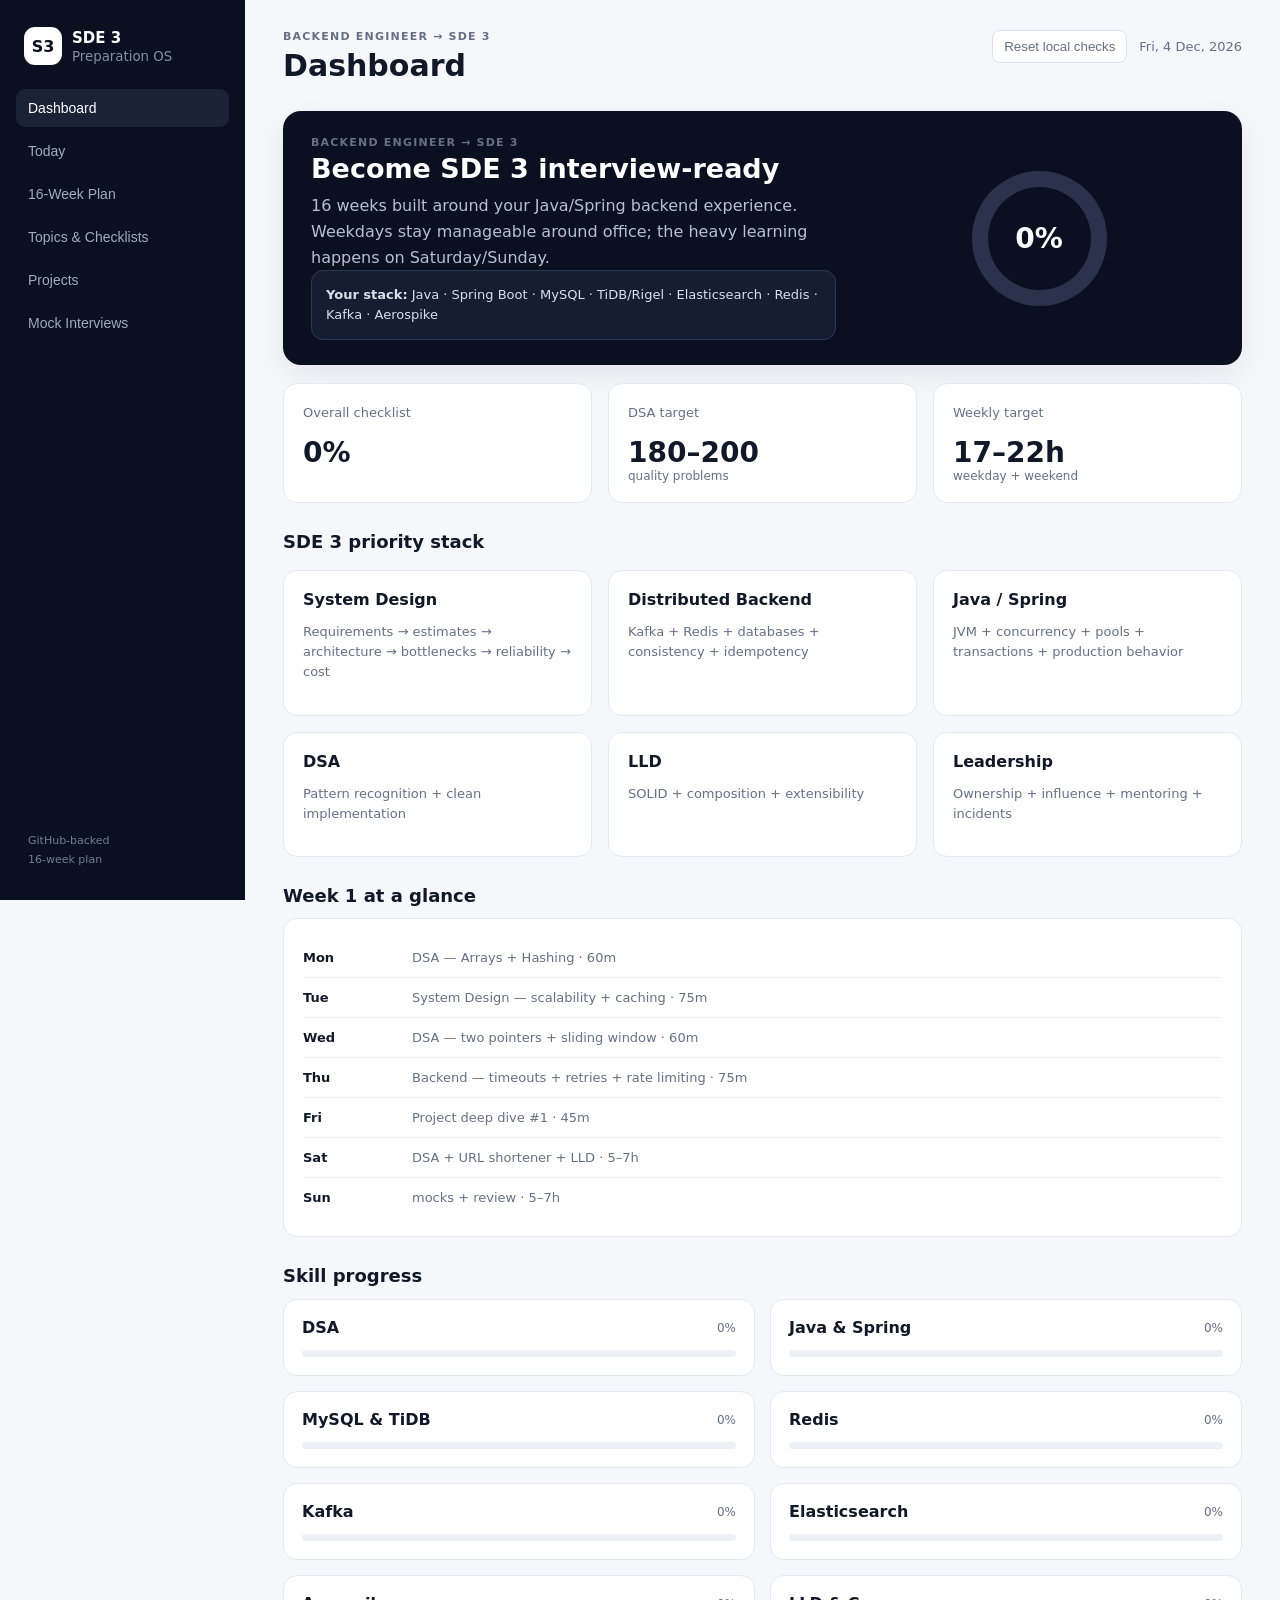
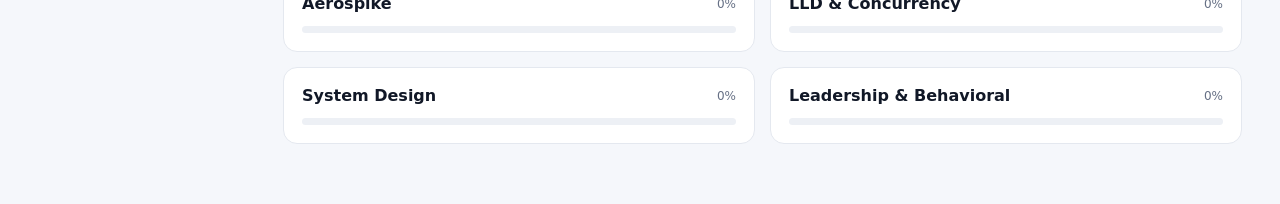
<file: sde3-prep/index.html>
<!doctype html>
<html lang="en">
<head>
<meta charset="utf-8"><meta name="viewport" content="width=device-width,initial-scale=1"><meta name="theme-color" content="#0b1020"><title>SDE 3 Preparation Dashboard</title><link rel="stylesheet" href="./styles.css">
</head>
<body>
<div class="app-shell">
<aside class="sidebar"><div class="brand"><span class="brand-mark">S3</span><div><strong>SDE 3</strong><small>Preparation OS</small></div></div><nav id="nav"></nav><div class="sidebar-footer"><span>GitHub-backed</span><span>16-week plan</span></div></aside>
<main class="main">
<header class="topbar"><div><div class="eyebrow">Backend Engineer → SDE 3</div><h1 id="pageTitle">Dashboard</h1></div><div class="top-actions"><button class="ghost" id="resetBtn">Reset local checks</button><span class="date" id="todayDate"></span></div></header>
<section id="view"></section>
</main></div>
<script src="./app.js"></script>
</body></html>
</file>
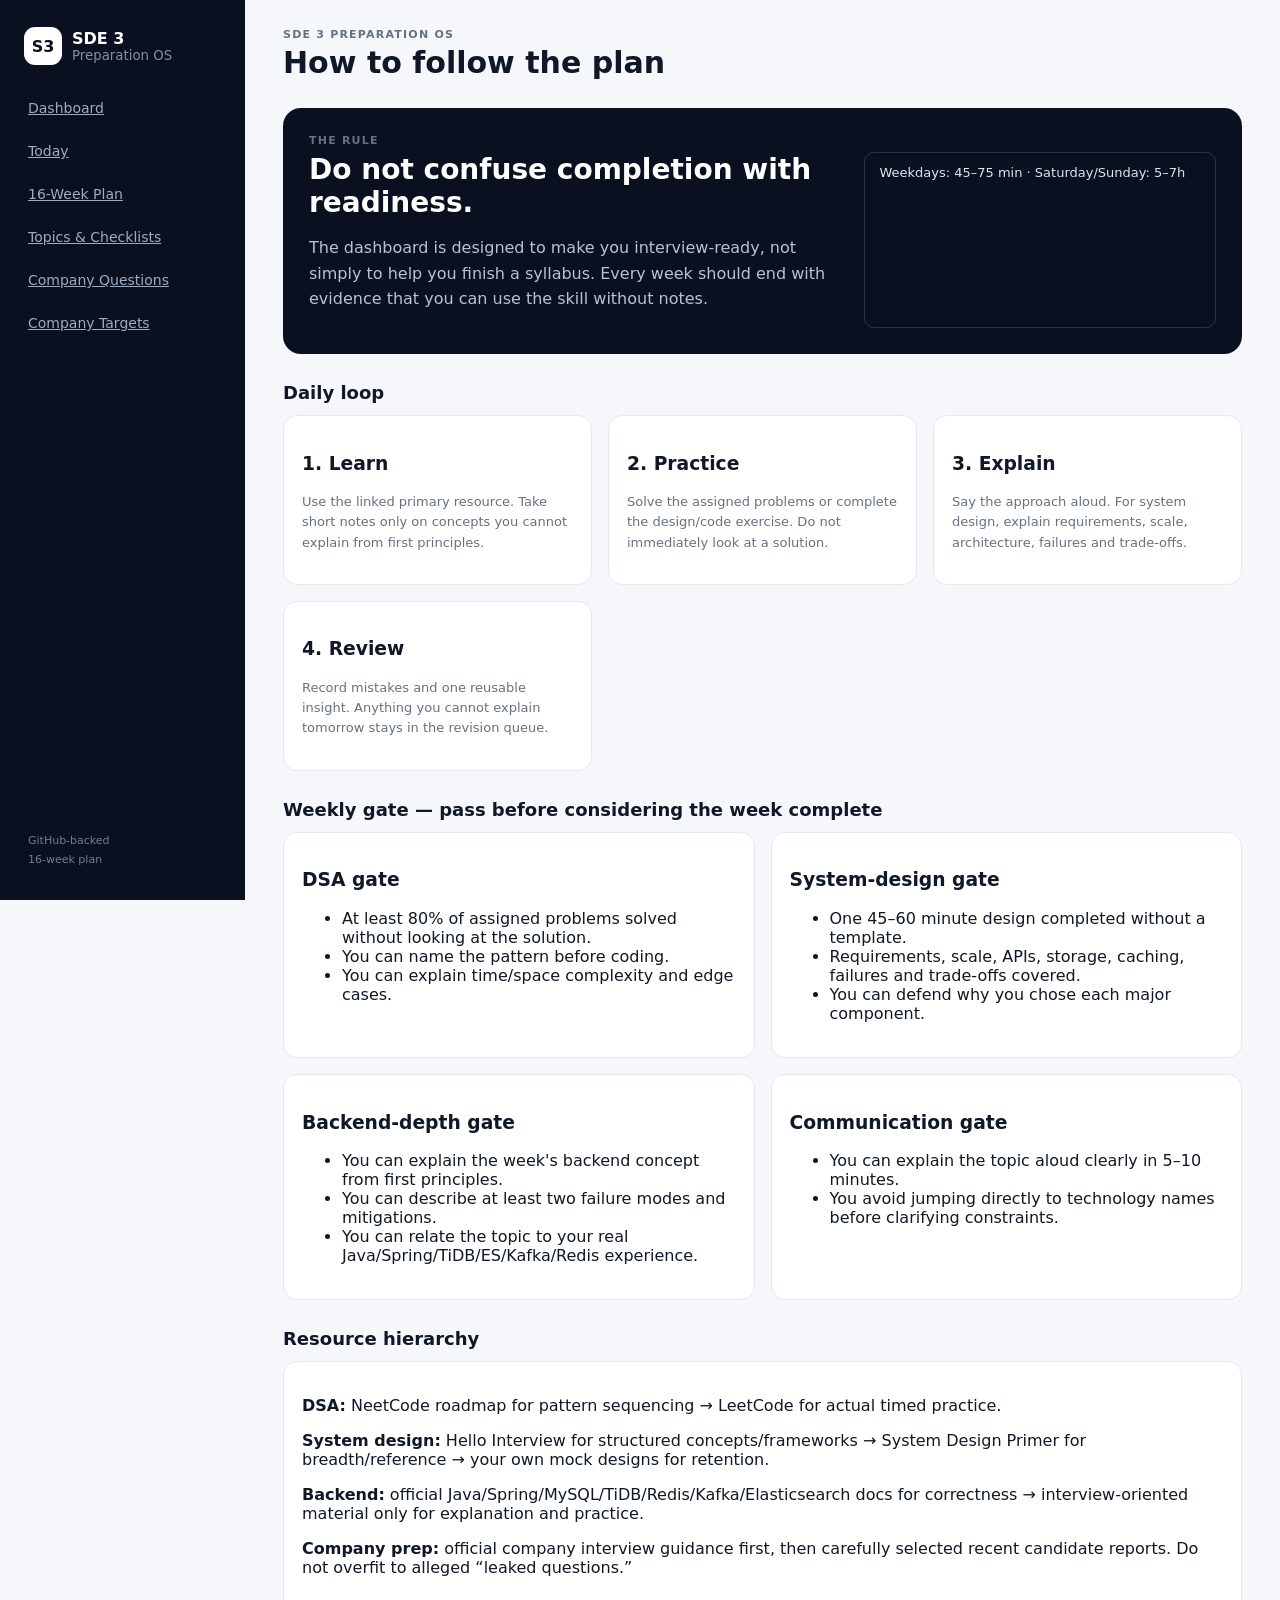
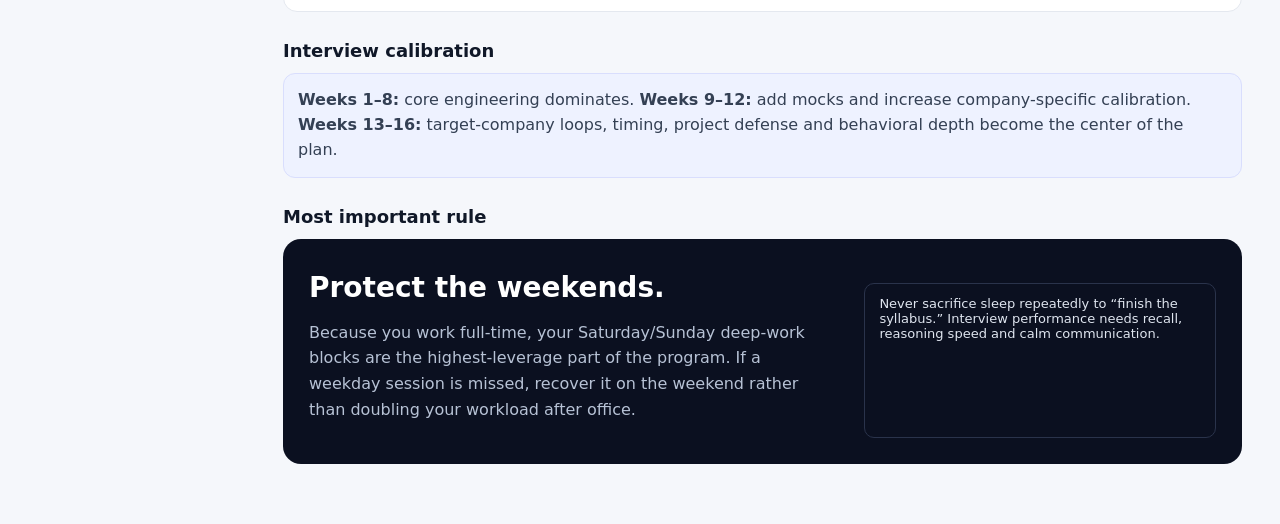
<file: prep-method.html>
<!doctype html><html lang="en"><head><meta charset="utf-8"><meta name="viewport" content="width=device-width,initial-scale=1"><meta name="theme-color" content="#0b1020"><title>How to Follow — SDE 3 Preparation</title><link rel="stylesheet" href="./sde3-prep/styles-fixed.css?v=6"></head><body><div class="app-shell"><aside class="sidebar"><div class="brand"><span class="brand-mark">S3</span><div><strong>SDE 3</strong><small>Preparation OS</small></div></div><nav><a class="nav-btn" href="./sde3.html">Dashboard</a><a class="nav-btn" href="./sde3.html#today">Today</a><a class="nav-btn" href="./sde3.html#weeks">16-Week Plan</a><a class="nav-btn" href="./sde3.html#topics">Topics & Checklists</a><a class="nav-btn" href="./sde3.html#company-questions">Company Questions</a><a class="nav-btn" href="./sde3.html#companies">Company Targets</a></nav><div class="sidebar-footer"><span>GitHub-backed</span><span>16-week plan</span></div></aside><main class="main"><header class="topbar"><div><div class="eyebrow">SDE 3 Preparation OS</div><h1>How to follow the plan</h1></div></header><div class="hero"><div><div class="eyebrow">The rule</div><h2>Do not confuse completion with readiness.</h2><p>The dashboard is designed to make you interview-ready, not simply to help you finish a syllabus. Every week should end with evidence that you can use the skill without notes.</p></div><div class="stack">Weekdays: 45–75 min · Saturday/Sunday: 5–7h</div></div><h2 class="section-title">Daily loop</h2><div class="grid"><div class="card"><h3>1. Learn</h3><p class="muted">Use the linked primary resource. Take short notes only on concepts you cannot explain from first principles.</p></div><div class="card"><h3>2. Practice</h3><p class="muted">Solve the assigned problems or complete the design/code exercise. Do not immediately look at a solution.</p></div><div class="card"><h3>3. Explain</h3><p class="muted">Say the approach aloud. For system design, explain requirements, scale, architecture, failures and trade-offs.</p></div><div class="card"><h3>4. Review</h3><p class="muted">Record mistakes and one reusable insight. Anything you cannot explain tomorrow stays in the revision queue.</p></div></div><h2 class="section-title">Weekly gate — pass before considering the week complete</h2><div class="topic-grid"><div class="card"><h3>DSA gate</h3><ul><li>At least 80% of assigned problems solved without looking at the solution.</li><li>You can name the pattern before coding.</li><li>You can explain time/space complexity and edge cases.</li></ul></div><div class="card"><h3>System-design gate</h3><ul><li>One 45–60 minute design completed without a template.</li><li>Requirements, scale, APIs, storage, caching, failures and trade-offs covered.</li><li>You can defend why you chose each major component.</li></ul></div><div class="card"><h3>Backend-depth gate</h3><ul><li>You can explain the week's backend concept from first principles.</li><li>You can describe at least two failure modes and mitigations.</li><li>You can relate the topic to your real Java/Spring/TiDB/ES/Kafka/Redis experience.</li></ul></div><div class="card"><h3>Communication gate</h3><ul><li>You can explain the topic aloud clearly in 5–10 minutes.</li><li>You avoid jumping directly to technology names before clarifying constraints.</li></ul></div></div><h2 class="section-title">Resource hierarchy</h2><div class="card"><p><strong>DSA:</strong> NeetCode roadmap for pattern sequencing → LeetCode for actual timed practice.</p><p><strong>System design:</strong> Hello Interview for structured concepts/frameworks → System Design Primer for breadth/reference → your own mock designs for retention.</p><p><strong>Backend:</strong> official Java/Spring/MySQL/TiDB/Redis/Kafka/Elasticsearch docs for correctness → interview-oriented material only for explanation and practice.</p><p><strong>Company prep:</strong> official company interview guidance first, then carefully selected recent candidate reports. Do not overfit to alleged “leaked questions.”</p></div><h2 class="section-title">Interview calibration</h2><div class="callout"><strong>Weeks 1–8:</strong> core engineering dominates. <strong>Weeks 9–12:</strong> add mocks and increase company-specific calibration. <strong>Weeks 13–16:</strong> target-company loops, timing, project defense and behavioral depth become the center of the plan.</div><h2 class="section-title">Most important rule</h2><div class="hero"><div><h2>Protect the weekends.</h2><p>Because you work full-time, your Saturday/Sunday deep-work blocks are the highest-leverage part of the program. If a weekday session is missed, recover it on the weekend rather than doubling your workload after office.</p></div><div class="stack">Never sacrifice sleep repeatedly to “finish the syllabus.” Interview performance needs recall, reasoning speed and calm communication.</div></div></main></div></body></html>
</file>
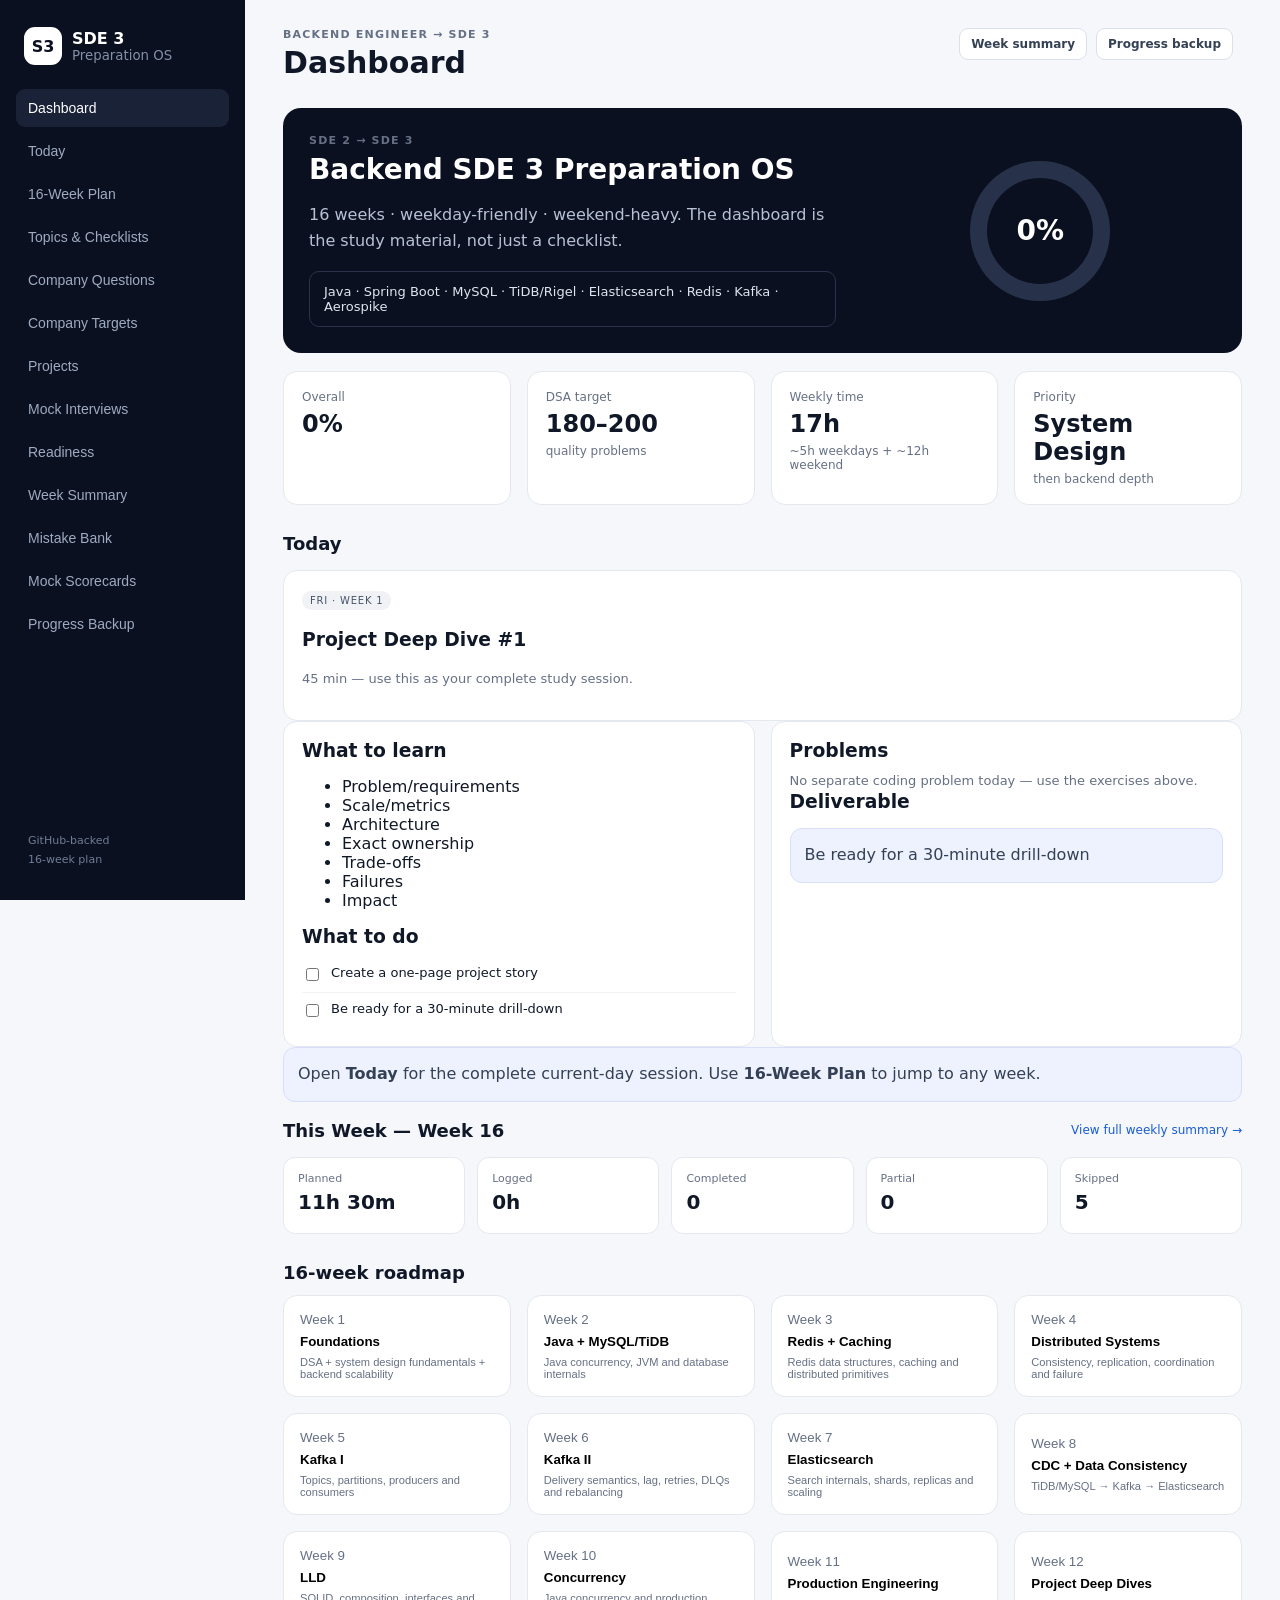
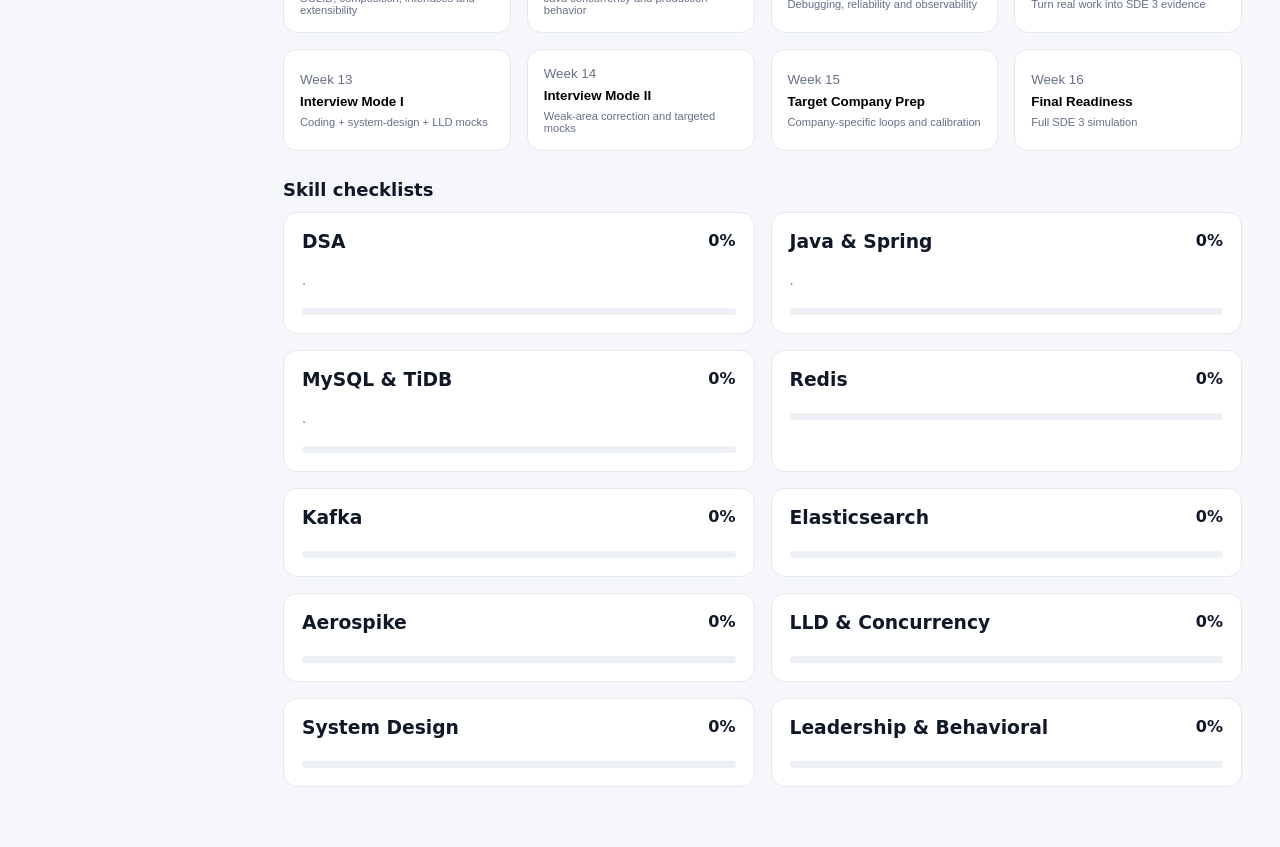
<file: sde3.html>
<!doctype html><html lang="en"><head><meta charset="utf-8"><meta name="viewport" content="width=device-width,initial-scale=1"><meta name="theme-color" content="#0b1020"><title>SDE 3 Preparation OS</title><link rel="stylesheet" href="./sde3-prep/styles-fixed.css?v=9"></head><body><div class="app-shell"><aside class="sidebar"><div class="brand"><span class="brand-mark">S3</span><div><strong>SDE 3</strong><small>Preparation OS</small></div></div><nav id="nav"></nav><div class="sidebar-footer"><span>GitHub-backed</span><span>16-week plan</span></div></aside><main class="main"><header class="topbar"><div><div class="eyebrow">Backend Engineer → SDE 3</div><h1 id="pageTitle">Dashboard</h1></div><div class="top-actions"><span id="todayDate"></span></div></header><section id="view"><div class="card"><h2>Loading SDE 3 plan…</h2><p class="muted">Loading roadmap, daily study material, company questions and targets.</p></div></section></main></div><script>if(!location.hash){history.replaceState(null,'','#dashboard');}</script><script src="./sde3-prep/app-fixed.js?v=9"></script><script src="./sde3-prep/companies.js?v=5"></script><script src="./sde3-prep/coach.js?v=3"></script><script src="./sde3-prep/ux.js?v=1"></script></body></html>
</file>
<file: sde3-prep/styles.css>
*{box-sizing:border-box}body{margin:0;font-family:Inter,ui-sans-serif,system-ui,-apple-system,BlinkMacSystemFont,"Segoe UI",sans-serif;background:#f5f7fb;color:#111827}.app-shell{display:flex;min-height:100vh}.sidebar{width:245px;background:#0b1020;color:#dbe3f0;padding:22px 16px;position:fixed;inset:0 auto 0 0;display:flex;flex-direction:column}.brand{display:flex;align-items:center;gap:10px;padding:5px 8px 24px}.brand-mark{width:38px;height:38px;border-radius:11px;background:#fff;color:#0b1020;display:grid;place-items:center;font-weight:900}.brand strong{display:block;color:#fff;font-size:15px}.brand small{display:block;color:#8290a7;margin-top:2px}.sidebar nav{display:grid;gap:5px}.nav-btn{border:0;background:transparent;color:#9eabc0;text-align:left;padding:11px 12px;border-radius:9px;cursor:pointer;font-size:14px}.nav-btn:hover,.nav-btn.active{background:#1a2238;color:#fff}.sidebar-footer{margin-top:auto;display:grid;gap:6px;color:#6f7d96;font-size:11px;padding:12px}.main{margin-left:245px;width:calc(100% - 245px);padding:30px 38px 60px}.topbar{display:flex;justify-content:space-between;align-items:flex-start;margin-bottom:28px}.eyebrow{text-transform:uppercase;letter-spacing:.11em;font-size:11px;color:#667085;font-weight:800}h1{font-size:30px;margin:5px 0 0}h2{line-height:1.2}.top-actions{display:flex;gap:12px;align-items:center}.date{font-size:13px;color:#667085}.ghost,.back-btn{background:#fff;border:1px solid #dbe1ea;border-radius:8px;padding:8px 11px;color:#667085;cursor:pointer}.hero,.today-hero{background:#0b1020;color:#fff;border-radius:18px;padding:25px 28px;display:grid;grid-template-columns:1.5fr 1fr;gap:28px;box-shadow:0 10px 30px #0b102012}.hero h2,.today-hero h2{font-size:27px;margin:4px 0 8px}.hero p,.today-hero p{color:#b5c0d3;margin:0;line-height:1.6}.progress-ring{display:flex;align-items:center;justify-content:center}.ring{width:135px;height:135px;border-radius:50%;display:grid;place-items:center;background:conic-gradient(#fff var(--p),#2a334b 0);position:relative}.ring:after{content:"";position:absolute;width:103px;height:103px;border-radius:50%;background:#0b1020}.ring span{position:relative;z-index:1;font-size:28px;font-weight:800}.grid{display:grid;grid-template-columns:repeat(3,1fr);gap:16px;margin-top:18px}.card{background:#fff;border:1px solid #e4e8ef;border-radius:14px;padding:19px}.card h3{margin:0 0 7px;font-size:16px}.muted{color:#667085;font-size:13px;line-height:1.55}.metric{font-size:28px;font-weight:800;margin-top:12px}.small{font-size:12px;color:#667085}.bar{height:7px;background:#edf0f5;border-radius:99px;overflow:hidden;margin-top:13px}.bar i{display:block;height:100%;background:#111827;border-radius:99px}.section-title{margin:28px 0 12px;font-size:18px}.topic-grid{display:grid;grid-template-columns:repeat(2,1fr);gap:15px}.topic-card{background:#fff;border:1px solid #e4e8ef;border-radius:14px;padding:18px}.topic-head{display:flex;justify-content:space-between;align-items:center}.topic-head h3{margin:0;font-size:16px}.score{font-size:12px;color:#667085}.checklist{margin-top:12px}.study-check{display:flex;gap:9px;padding:10px 0;font-size:13px;border-bottom:1px solid #f0f2f6;align-items:flex-start}.study-check:last-child{border:0}.study-check input{margin-top:3px}.study-check span{line-height:1.45}.callout{background:#eef2ff;border:1px solid #d9defd;border-radius:12px;padding:14px;color:#344054;font-size:13px;line-height:1.55}.callout.light{background:#151d33;border-color:#2d3853;color:#d8deeb}.danger-box{margin-top:18px;background:#fff3f2;border-color:#f4c7c3;color:#7a271a}.week-list{display:grid;gap:10px}.week{background:#fff;border:1px solid #e4e8ef;border-radius:12px;padding:16px;cursor:pointer}.week:hover{border-color:#aeb7c7}.week-head{display:flex;justify-content:space-between;gap:15px}.week h3{margin:0;font-size:15px}.week small{color:#667085}.schedule{display:grid;gap:0}.schedule>div{display:grid;grid-template-columns:95px 1fr;gap:14px;padding:12px 0;border-bottom:1px solid #edf0f4}.schedule>div:last-child{border:0}.schedule strong{font-size:13px}.schedule span{font-size:13px;color:#667085}.today-hero{grid-template-columns:1.5fr .5fr;align-items:center}.time-pill{justify-self:end;background:#fff;color:#0b1020;border-radius:999px;padding:10px 15px;font-weight:800}.today-grid{display:grid;grid-template-columns:1.2fr .8fr;gap:18px;margin-top:18px}.today-grid>div{display:grid;gap:18px;align-content:start}.section-kicker{font-size:11px;text-transform:uppercase;letter-spacing:.1em;color:#667085;font-weight:800;margin-bottom:6px}.resources{display:grid;gap:9px}.resource-link{display:block;padding:11px 12px;background:#f7f8fb;border:1px solid #e6e9ef;border-radius:9px;color:#344054;text-decoration:none;font-size:13px}.resource-link:hover{border-color:#b9c2d2;background:#f0f2f6}.problem-list{display:grid;gap:8px}.problem-row{display:flex;justify-content:space-between;gap:12px;align-items:center;padding:11px 12px;background:#f7f8fb;border:1px solid #e6e9ef;border-radius:9px}.problem-row strong{font-size:13px}.problem-row a{font-size:12px;text-decoration:none;color:#344054;white-space:nowrap}.tag{font-size:10px;text-transform:uppercase;letter-spacing:.05em;border:1px solid #dfe4ec;border-radius:999px;padding:3px 7px;color:#667085;margin-left:6px}.next-day{margin-top:18px}.day-list{display:grid;gap:10px}.day-card{background:#fff;border:1px solid #e4e8ef;border-radius:12px;padding:16px;display:flex;justify-content:space-between;gap:18px;align-items:center}.day-card h3{margin:4px 0;font-size:15px}.day-card small{color:#667085}.day-card button{border:1px solid #dbe1ea;background:#fff;border-radius:8px;padding:8px 10px;cursor:pointer;color:#344054}.day-card button:hover{background:#f7f8fb}.two-col{display:grid;grid-template-columns:1fr 1fr;gap:18px}.back-btn{margin-bottom:16px}@media(max-width:1000px){.today-grid{grid-template-columns:1fr}.today-hero{grid-template-columns:1fr}.time-pill{justify-self:start}}@media(max-width:900px){.sidebar{position:static;width:100%;height:auto}.sidebar nav{grid-template-columns:repeat(3,1fr)}.sidebar-footer{display:none}.app-shell{display:block}.main{margin:0;width:100%;padding:22px}.hero{grid-template-columns:1fr}.grid,.topic-grid,.two-col{grid-template-columns:1fr}.topbar{gap:12px;flex-direction:column}.top-actions{width:100%;justify-content:space-between}.schedule>div{grid-template-columns:75px 1fr}.day-card{align-items:flex-start;flex-direction:column}.problem-row{align-items:flex-start;flex-direction:column}}
</file>
<file: sde3-prep/styles-fixed.css>
*{box-sizing:border-box}html,body{margin:0;padding:0;font-family:Inter,ui-sans-serif,system-ui,-apple-system,BlinkMacSystemFont,"Segoe UI",sans-serif;background:#f5f7fb;color:#101828}body{min-height:100vh}.app-shell{display:flex;min-height:100vh}.sidebar{width:245px;background:#0b1020;color:#dbe3f0;padding:22px 16px;position:fixed;inset:0 auto 0 0;display:flex;flex-direction:column;min-height:100vh}.brand{display:flex;align-items:center;gap:10px;padding:5px 8px 24px}.brand-mark{width:38px;height:38px;border-radius:11px;background:#fff;color:#0b1020;display:grid;place-items:center;font-weight:900}.brand strong{display:block;color:#fff}.brand small{display:block;color:#8290a7}.sidebar nav{display:grid;gap:5px}.nav-btn{border:0;background:transparent;color:#9eabc0;text-align:left;padding:11px 12px;border-radius:9px;cursor:pointer;font-size:14px}.nav-btn:hover,.nav-btn.active{background:#1a2238;color:#fff}.sidebar-footer{margin-top:auto;display:grid;gap:6px;color:#6f7d96;font-size:11px;padding:12px}.main{margin-left:245px;width:calc(100% - 245px);padding:28px 38px 60px}.topbar{display:flex;justify-content:space-between;align-items:flex-start;margin-bottom:24px}.eyebrow{text-transform:uppercase;letter-spacing:.11em;font-size:11px;color:#667085;font-weight:800}.topbar h1{font-size:30px;margin:4px 0}.ghost{background:#fff;border:1px solid #dbe1ea;border-radius:8px;padding:8px 11px;color:#667085}.hero{background:#0b1020;color:#fff;border-radius:18px;padding:26px;display:grid;grid-template-columns:1.5fr 1fr;gap:28px}.hero h2{font-size:28px;margin:6px 0}.hero p{color:#b7c2d5;line-height:1.6}.stack{margin-top:18px;padding:12px 14px;border:1px solid #2a334b;border-radius:10px;color:#dfe5ef;font-size:13px}.ring-wrap{display:flex;align-items:center;justify-content:center}.ring{width:140px;height:140px;border-radius:50%;display:grid;place-items:center;background:conic-gradient(#fff var(--p),#27314a 0);position:relative}.ring:after{content:"";position:absolute;width:106px;height:106px;border-radius:50%;background:#0b1020}.ring span{z-index:1;position:relative;font-size:28px;font-weight:800}.stat-grid,.grid,.topic-grid,.week-grid,.study-grid,.today-grid{display:grid;gap:16px}.stat-grid{grid-template-columns:repeat(4,1fr);margin:18px 0}.stat{background:#fff;border:1px solid #e4e8ef;border-radius:14px;padding:18px}.stat span,.stat small{display:block;color:#667085;font-size:12px}.stat b{display:block;font-size:24px;margin:6px 0}.grid{grid-template-columns:repeat(3,1fr)}.topic-grid{grid-template-columns:repeat(2,1fr)}.study-grid{grid-template-columns:repeat(2,1fr)}.today-grid{grid-template-columns:1fr 1fr}.card,.study-card,.topic-card,.week-card,.stat{background:#fff;border:1px solid #e4e8ef;border-radius:14px}.card,.study-card,.topic-card{padding:18px}.study-card h3,.topic-card h3{margin:0 0 10px}.study-card h4{margin:18px 0 8px;font-size:12px;text-transform:uppercase;letter-spacing:.08em;color:#667085}.muted{color:#667085;font-size:13px;line-height:1.55}.section-title{margin:28px 0 12px;font-size:18px}.callout{background:#eef2ff;border:1px solid #d9defd;border-radius:12px;padding:14px;color:#344054;line-height:1.55}.bar{height:7px;background:#edf0f5;border-radius:999px;overflow:hidden;margin-top:10px}.bar i{display:block;height:100%;background:#111827;border-radius:999px}.checklist label{display:flex;gap:9px;padding:8px 0;border-bottom:1px solid #f0f2f6;font-size:13px}.checklist label:last-child{border-bottom:0}.study-head,.topic-head,.week-head{display:flex;justify-content:space-between;gap:12px}.daytag{display:inline-block;font-size:10px;text-transform:uppercase;letter-spacing:.08em;color:#475467;background:#f0f2f6;border-radius:999px;padding:4px 8px}.problems{display:grid;gap:8px}.problem{display:grid;grid-template-columns:72px 1fr auto;align-items:center;gap:8px;padding:9px;border:1px solid #edf0f4;border-radius:10px}.problem a,.links a{color:#175cd3;text-decoration:none;font-size:12px}.difficulty{font-size:10px;font-weight:700;text-transform:uppercase}.difficulty.easy{color:#027a48}.difficulty.medium{color:#b54708}.difficulty.hard{color:#b42318}.links{display:flex;flex-wrap:wrap;gap:8px}.links a{background:#f8fafc;border:1px solid #e4e8ef;border-radius:8px;padding:7px 9px}.week-grid{grid-template-columns:repeat(4,1fr)}.week-card{text-align:left;padding:16px;cursor:pointer}.week-card:hover{border-color:#98a2b3}.week-card span,.week-card small,.week-card em{display:block;color:#667085}.week-card b{display:block;margin:7px 0}.week-card em{font-size:11px;margin-top:10px}.today-hero{background:#fff;border:1px solid #e4e8ef;border-radius:14px;padding:18px;margin-top:16px;display:flex;justify-content:space-between;gap:20px}.day-strip{display:flex;gap:8px;flex-wrap:wrap}.day-button{border:1px solid #dbe1ea;background:#fff;padding:8px 13px;border-radius:8px}.day-button.active{background:#0b1020;color:#fff}.error{background:#fff3f2;border:1px solid #fecdca;border-radius:14px;padding:20px}.error pre{white-space:pre-wrap;overflow:auto;font-size:12px}.error button{margin-top:10px;padding:9px 12px}@media(max-width:1000px){.week-grid{grid-template-columns:repeat(2,1fr)}.grid,.stat-grid,.study-grid,.today-grid{grid-template-columns:1fr}.hero{grid-template-columns:1fr}.topic-grid{grid-template-columns:1fr}}@media(max-width:700px){.sidebar{position:static;width:100%;min-height:auto}.app-shell{display:block}.main{margin:0;width:100%;padding:20px}.week-grid{grid-template-columns:1fr}.topbar{flex-direction:column;gap:10px}}
</file>
